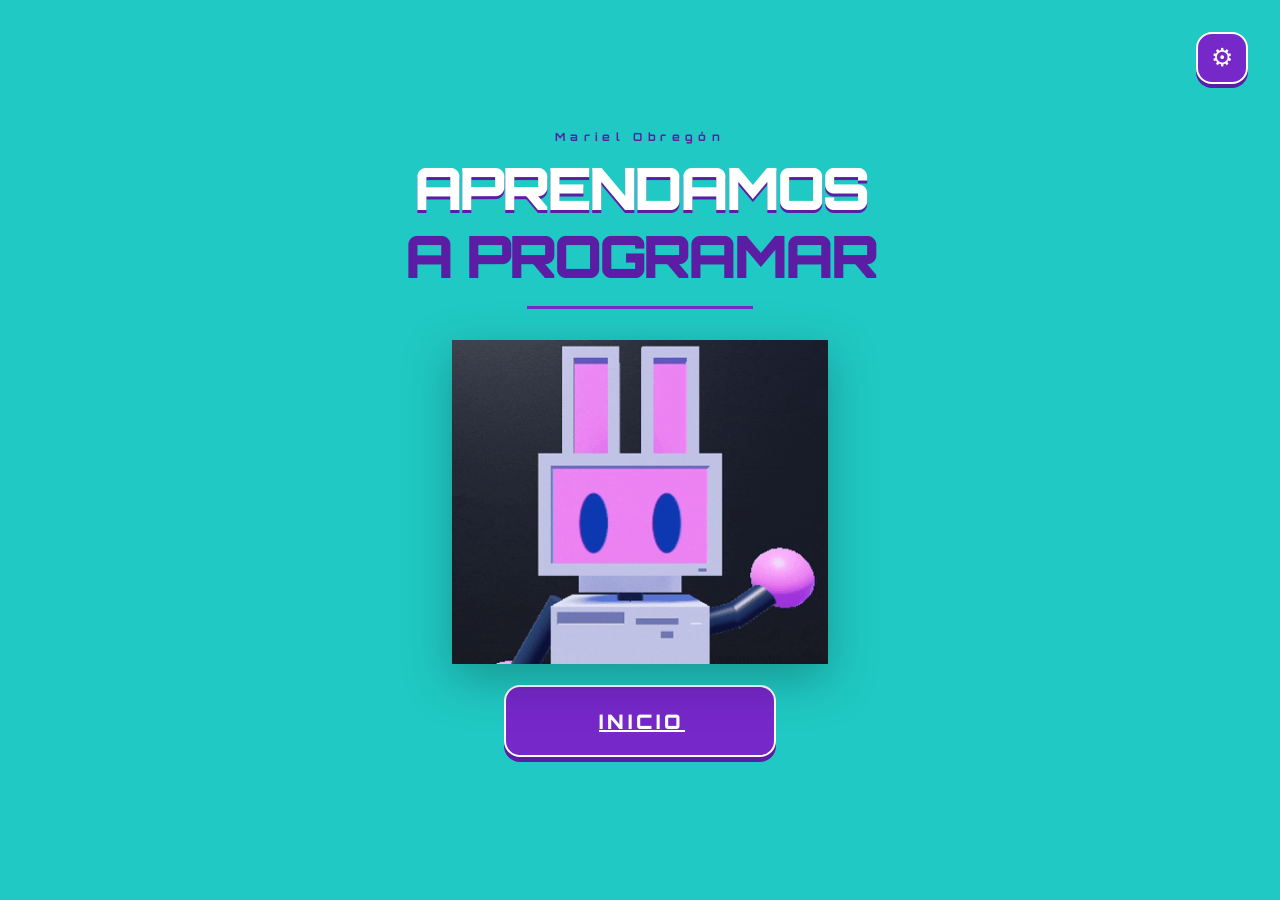
<file: index.html>
<!DOCTYPE html>
<html lang="es">

<head>
    <meta charset="UTF-8">
    <meta name="viewport" content="width=device-width, initial-scale=1">

    <meta name="theme-color" content="#090817">
    <meta name="description" content="Aprendamos a programar: videojuego educativo.">

    <title>Aprendamos a programar | Academia Robo-B</title>

    <!-- TIPOGRAFÍAS -->
    <link rel="preconnect" href="https://fonts.googleapis.com">
    <link rel="preconnect" href="https://fonts.gstatic.com" crossorigin>

    <link
        href="https://fonts.googleapis.com/css2?family=Orbitron:wght@600;700;800;900&family=Nunito:wght@600;700;800;900&display=swap"
        rel="stylesheet">

    <!-- HOJA DE ESTILOS -->
    <link rel="stylesheet" href="./css/styles.css">

</head>

<body>

    <main class="game-home" aria-label="Pantalla principal del videojuego">

        <!-- DECORACIÓN AMBIENTAL -->
        <div class="ambient ambient--left" aria-hidden="true"></div>
        <div class="ambient ambient--right" aria-hidden="true"></div>
        <div class="grid-floor" aria-hidden="true"></div>
        <div class="scanlines" aria-hidden="true"></div>


        <!-- CONFIGURACIÓN -->
        <button
            class="settings-button"
            type="button"
            aria-label="Configuración"
            aria-disabled="true"
            title="Configuración">

            <span class="settings-symbol" aria-hidden="true">⚙</span>

        </button>


        <!-- CONTENIDO PRINCIPAL -->
        <section class="home-content">

            <!-- TÍTULO -->
            <header class="game-title">

                <span class="title-kicker" aria-hidden="true">
                    Mariel Obregón
                </span>

                <h1>
                    APRENDAMOS
                    <br>
                    <span>A PROGRAMAR</span>
                </h1>

                <div class="title-underline" aria-hidden="true"></div>

            </header>


            <!-- MASCOTA ROBO-B -->
            <div class="mascot-stage">

                <div class="mascot-aura" aria-hidden="true"></div>

                <div class="mascot-ring mascot-ring--outer" aria-hidden="true"></div>

                <div class="mascot-ring mascot-ring--inner" aria-hidden="true"></div>

                <img
                    class="mascot-image"
                    src="./assets/robo-holaaa.gif"
                    alt="Robo-B">

            </div>


            <!-- BOTÓN DE INICIO -->
            <a
                href="./laboratorios.html"
                class="start-button"
                id="startButton">

                <span class="start-button__label">
                    INICIO
                </span>

            </a>

        </section>

    </main>


    <!-- JAVASCRIPT -->
    <script src="./js/main.js"></script>

</body>
</html>
</file>
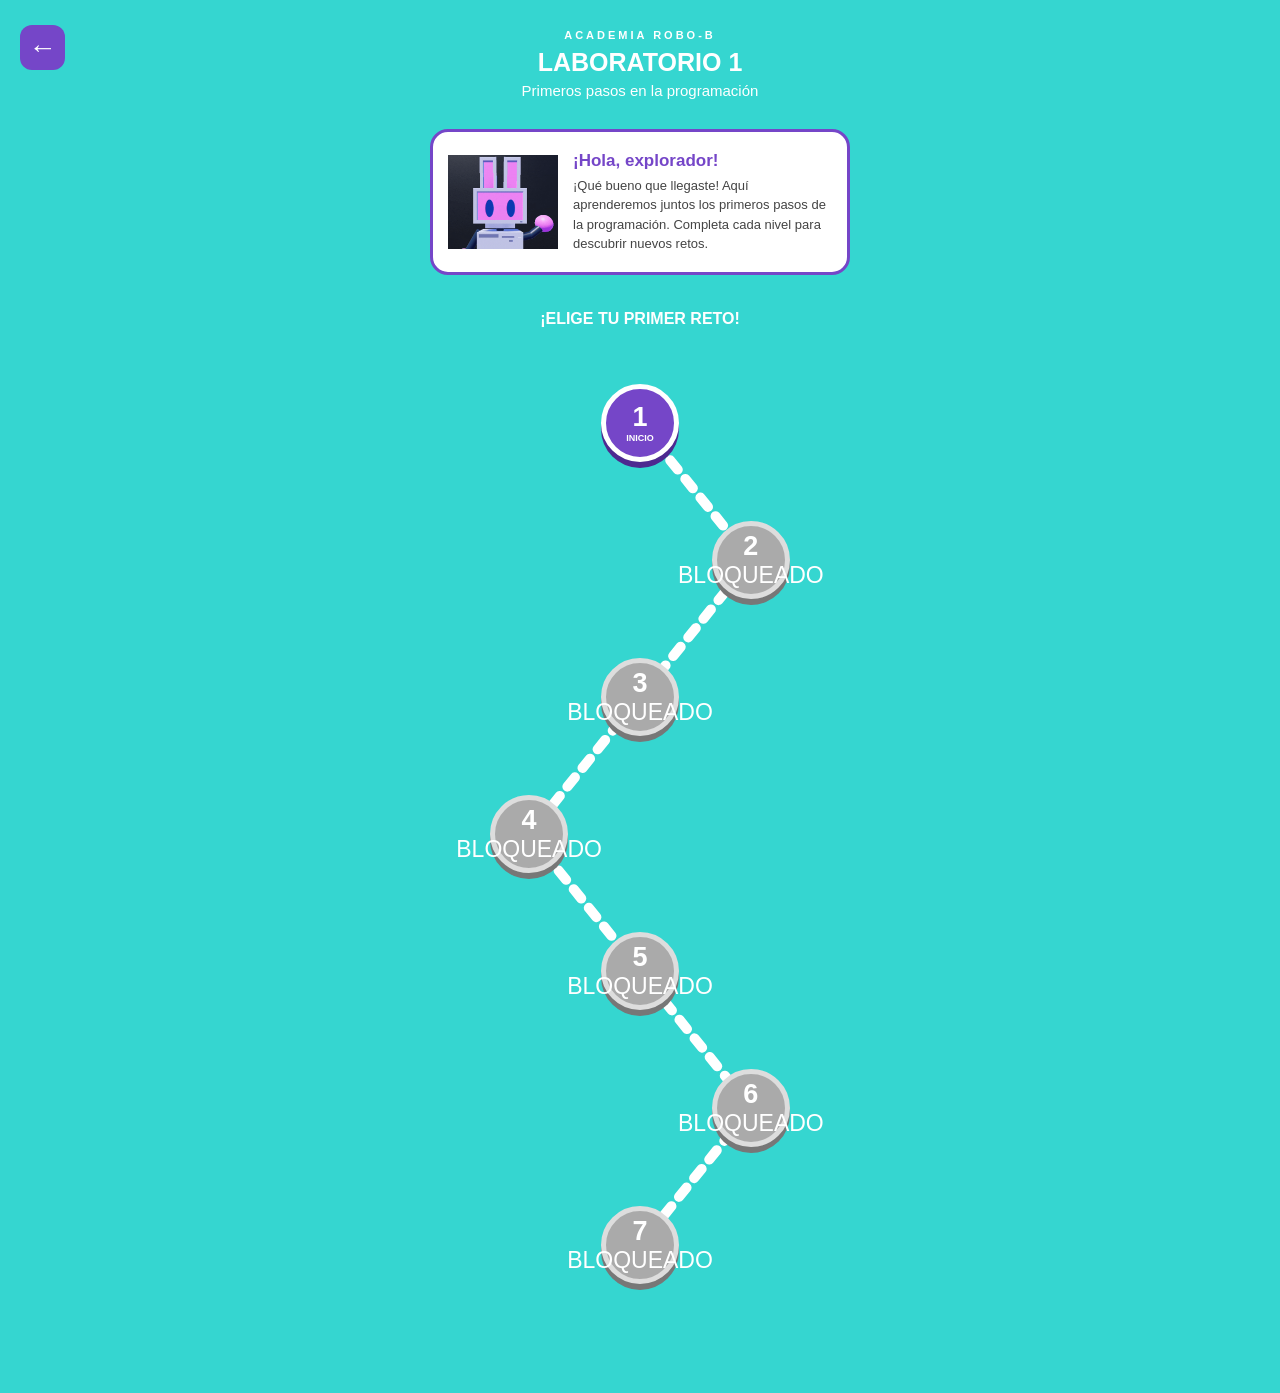
<file: laboratorio1.html>
<!DOCTYPE html>
<html lang="es">

<head>
    <meta charset="UTF-8">
    <meta name="viewport" content="width=device-width, initial-scale=1.0">

    <title>Laboratorio 1 | Academia Robo-B</title>

    <!-- HOJA DE ESTILOS -->
    <link rel="stylesheet" href="./css/styles.css">
</head>

<body>

    <main class="lab1-screen">

        <!-- ENCABEZADO -->
        <header class="lab1-header">

            <a href="./laboratorios.html"
               class="lab1-back"
               aria-label="Volver a los laboratorios">
                ←
            </a>

            <div class="lab1-heading">

                <span class="lab1-subtitle">
                    ACADEMIA ROBO-B
                </span>

                <h1>LABORATORIO 1</h1>

                <p>Primeros pasos en la programación</p>

            </div>

        </header>


        <!-- MENSAJE DE ROBO-B -->
        <section class="lab1-message">

            <div class="lab1-robot">
                <img src="./assets/robo-holaaa.gif" alt="Robo-B">
            </div>

            <div>
                <h2>¡Hola, explorador!</h2>

                <p>
                    ¡Qué bueno que llegaste!
                    Aquí aprenderemos juntos los primeros pasos
                    de la programación. Completa cada nivel
                    para descubrir nuevos retos.
                </p>
            </div>

        </section>


        <!-- MAPA DE NIVELES -->
        <h2 class="lab1-map-title">
            ¡ELIGE TU PRIMER RETO!
        </h2>


        <section class="lab1-map">

            <!-- CAMINO ENTRE LOS NIVELES -->
            <svg class="lab1-path"
                 viewBox="0 0 420 980"
                 preserveAspectRatio="none"
                 aria-hidden="true">

                <path
                    d="M 210 70
                       L 321 207
                       L 210 344
                       L 99 481
                       L 210 618
                       L 321 755
                       L 210 892"
                    fill="none"
                    stroke="white"
                    stroke-width="10"
                    stroke-linecap="round"
                    stroke-linejoin="round"
                    stroke-dasharray="12 12"
                />

            </svg>


            <!-- NIVEL 1 -->
            <a href="./laboratorio1/nivel1.html"
               class="lab1-level unlocked level-1"
               aria-label="Comenzar nivel 1">

                <span class="level-number">1</span>
                <span class="level-label">INICIO</span>

            </a>


            <!-- NIVEL 2 -->
            <div class="lab1-level locked level-2">
                <span class="level-number">2</span>
                <span class="level-lock">BLOQUEADO</span>
            </div>


            <!-- NIVEL 3 -->
            <div class="lab1-level locked level-3">
                <span class="level-number">3</span>
                <span class="level-lock">BLOQUEADO</span>
            </div>


            <!-- NIVEL 4 -->
            <div class="lab1-level locked level-4">
                <span class="level-number">4</span>
                <span class="level-lock">BLOQUEADO</span>
            </div>


            <!-- NIVEL 5 -->
            <div class="lab1-level locked level-5">
                <span class="level-number">5</span>
                <span class="level-lock">BLOQUEADO</span>
            </div>


            <!-- NIVEL 6 -->
            <div class="lab1-level locked level-6">
                <span class="level-number">6</span>
                <span class="level-lock">BLOQUEADO</span>
            </div>


            <!-- NIVEL 7 -->
            <div class="lab1-level locked level-7">
                <span class="level-number">7</span>
                <span class="level-lock">BLOQUEADO</span>
            </div>

        </section>

    </main>

</body>
</html>
</file>
<file: css/styles.css>
/* =========================================
   ACADEMIA ROBO-B
   HOJA DE ESTILOS GENERAL
========================================= */

/* =========================================
   VARIABLES Y CONFIGURACIÓN GLOBAL
========================================= */

:root {
    color-scheme: dark;

    /* Paleta principal */
    --turquoise: #20c9c3;
    --purple: #7628c9;
    --purple-hover: #913de0;
    --purple-dark: #5c1da5;
    --white: #ffffff;

    /* Paleta del selector y laboratorios */
    --turquesa: #35d6d0;
    --morado: #7546c8;
    --morado-hover: #6034b0;
    --blanco: #fff;
    --sombra: #4d2990;

    /* Tipografías */
    --font-display: "Orbitron", "Trebuchet MS", sans-serif;
    --font-ui: "Nunito", "Trebuchet MS", sans-serif;
}

* {
    box-sizing: border-box;
}

html,
body {
    width: 100%;
    min-width: 320px;
    min-height: 100%;
    margin: 0;
}

body {
    min-height: 100svh;
    overflow-x: hidden;
    overflow-y: auto;
    background: var(--turquoise);
    color: var(--white);
    font-family: var(--font-ui);
}

button {
    font: inherit;
}

/* =========================================
   PANTALLA PRINCIPAL
========================================= */

.game-home {
    position: relative;
    isolation: isolate;

    display: grid;
    min-height: 100svh;
    place-items: center;
    overflow: hidden;

    padding: clamp(1.25rem, 4vh, 3rem) 1.25rem;

    background: var(--turquoise);
}

/* Ocultar elementos decorativos */

.ambient,
.grid-floor,
.scanlines {
    display: none;
}

/* BOTÓN DE CONFIGURACIÓN */

.settings-button {
    position: absolute;
    z-index: 5;

    top: clamp(1rem, 3vw, 2rem);
    right: clamp(1rem, 3vw, 2rem);

    display: grid;
    width: 3.25rem;
    aspect-ratio: 1;
    place-items: center;

    border: 2px solid var(--white);
    border-radius: 1rem;

    color: var(--white);
    background: var(--purple);

    box-shadow: 0 4px 0 var(--purple-dark);

    cursor: default;
}

.settings-symbol {
    font-size: 1.55rem;
    line-height: 1;
}

/* CONTENIDO PRINCIPAL */

.home-content {
    position: relative;
    z-index: 2;

    display: flex;
    width: min(100%, 48rem);

    flex-direction: column;
    align-items: center;
    justify-content: center;

    text-align: center;
    transform: translateY(-1vh);
}

/* TÍTULO */

.game-title {
    position: relative;
    z-index: 2;
}

.title-kicker {
    display: inline-block;
    margin-bottom: .65rem;

    color: var(--purple-dark);

    font-family: var(--font-display);
    font-size: clamp(.55rem, 1.1vw, .7rem);
    font-weight: 700;
    letter-spacing: .48em;
}

.game-title h1 {
    margin: 0;

    color: var(--white);

    font-family: var(--font-display);
    font-size: clamp(1.65rem, 5.3vw, 3.65rem);
    font-weight: 900;
    line-height: 1.16;
    letter-spacing: -.055em;

    text-shadow: 0 3px 0 var(--purple-dark);
}

.game-title h1 span {
    color: var(--purple-dark);
    text-shadow: none;
}

/* LÍNEA DECORATIVA */

.title-underline {
    width: 48%;
    height: 3px;
    margin: 1rem auto 0;

    background: var(--purple);
    box-shadow: none;
}

/* MASCOTA */

.mascot-stage {
    position: relative;

    display: grid;
    width: clamp(15rem, 37vw, 25rem);
    aspect-ratio: 1 / .9;
    place-items: center;

    margin: clamp(.3rem, 1.5vh, 1.2rem) 0 .2rem;
}

.mascot-aura {
    position: absolute;

    width: 72%;
    height: 72%;

    border-radius: 50%;
    background: rgba(118, 40, 201, .22);

    filter: blur(18px);
}

.mascot-ring {
    position: absolute;

    width: 77%;
    aspect-ratio: 1;

    border: 2px solid var(--purple);
    border-radius: 50%;

    transform: rotateX(67deg) rotateZ(-14deg);
    box-shadow: none;
}

.mascot-ring--inner {
    width: 62%;

    border-color: var(--white);

    transform: rotateX(67deg) rotateZ(22deg);
    box-shadow: none;
}

.mascot-image {
    position: relative;
    z-index: 1;

    display: block;
    width: 94%;
    height: 100%;

    object-fit: contain;

    filter: drop-shadow(0 15px 24px rgba(0, 0, 0, .25));

    animation: mascot-float 4.8s ease-in-out infinite;
}

/* BOTÓN PRINCIPAL */

.start-button {
    position: relative;
    isolation: isolate;

    display: grid;
    width: clamp(12rem, 27vw, 17rem);
    min-height: clamp(3.8rem, 8vh, 4.6rem);
    place-items: center;
    overflow: hidden;

    border: 2px solid var(--white);
    border-radius: 1rem;

    color: var(--white);
    background: var(--purple);

    box-shadow: 0 5px 0 var(--purple-dark);

    cursor: pointer;

    transition:
        background-color .2s ease,
        box-shadow .2s ease;
}

.start-button__label {
    position: relative;
    z-index: 2;

    padding-left: .2em;

    font-family: var(--font-display);
    font-size: clamp(1rem, 2vw, 1.25rem);
    font-weight: 900;
    letter-spacing: .2em;
}

.start-button__shine {
    display: none;
}

.start-button:hover {
    background: var(--purple-hover);

    box-shadow:
        0 5px 0 var(--purple-dark),
        0 0 18px rgba(118, 40, 201, .4);
}

.start-button:active {
    background: var(--purple-dark);
}

.start-button:focus-visible,
.settings-button:focus-visible {
    outline: 3px solid var(--white);
    outline-offset: 5px;
}

/* ANIMACIÓN DE LA MASCOTA */

@keyframes mascot-float {
    0%, 100% {
        transform: translateY(0);
    }

    50% {
        transform: translateY(-9px);
    }
}

/* =========================================
   SELECTOR DE LECCIONES ANTERIOR
========================================= */

.selector-screen {
    position: relative;
    min-height: 100vh;
    padding: 40px;
}

/* BOTÓN REGRESAR */

.back-button {
    position: absolute;
    top: 25px;
    left: 25px;
    width: 45px;
    height: 45px;

    display: flex;
    align-items: center;
    justify-content: center;

    background-color: var(--morado);
    color: var(--blanco);
    border-radius: 12px;

    text-decoration: none;
    font-size: 28px;
}

/* CONTROLES LATERALES */

.game-controls {
    position: absolute;
    top: 25px;
    right: 25px;

    display: flex;
    flex-direction: column;
    gap: 12px;
}

.mascot-profile,
.side-control {
    width: 55px;
    height: 55px;

    border: none;
    border-radius: 15px;
    background-color: var(--morado);

    cursor: pointer;
}

.mascot-profile img {
    width: 100%;
    height: 100%;
    object-fit: contain;
}

.side-control {
    color: var(--blanco);
    font-size: 25px;
}

/* TÍTULO */

.selector-title {
    margin: 75px 0 35px;

    text-align: center;
    font-family: var(--font-display);
    color: var(--blanco);
    font-size: 30px;
}

/* CUADRÍCULA DE LECCIONES */

.lesson-grid {
    display: grid;
    grid-template-columns: repeat(2, 1fr);
    gap: 30px;

    max-width: 850px;
    margin: 0 auto;
}

.lesson-option {
    display: flex;
    flex-direction: column;
    align-items: center;
    gap: 12px;
}

.lesson-option h2 {
    color: var(--blanco);
    font-family: var(--font-display);
    font-size: 18px;
}

/* CAJAS DE LECCIONES */

.lesson-card {
    width: 90%;
    height: 175px;
    padding: 0;

    display: block;

    background-color: var(--blanco);
    border: 5px solid var(--morado);
    border-radius: 16px;
    overflow: hidden;

    box-shadow: 0 6px 0 var(--sombra);

    cursor: pointer;
    transition: border-color 0.2s ease;
}

.lesson-card img {
    width: 100%;
    height: 100%;
    object-fit: cover;
}

.lesson-card:hover {
    border-color: var(--morado-hover);
}

/* =========================================
   MAPA DE NIVELES - LABORATORIO 1
========================================= */

/* PANTALLA */

.lab1-screen {
    min-height: 100vh;
    padding: 25px 20px 60px;
    background-color: var(--turquesa);
}

/* ENCABEZADO */

.lab1-header {
    position: relative;

    display: flex;
    align-items: center;
    justify-content: center;

    margin-bottom: 25px;
}

.lab1-back {
    position: absolute;
    left: 0;
    top: 0;

    width: 45px;
    height: 45px;

    display: flex;
    align-items: center;
    justify-content: center;

    background: var(--morado);
    color: white;

    border-radius: 12px;
    text-decoration: none;
    font-size: 28px;
}

.lab1-heading {
    text-align: center;
    color: white;
}

.lab1-subtitle {
    font-size: 11px;
    letter-spacing: 3px;
    font-weight: bold;
}

.lab1-heading h1 {
    margin: 5px 0;

    font-family: var(--font-display);
    font-size: 25px;
}

.lab1-heading p {
    margin: 5px 0;
    font-size: 15px;
}

/* MENSAJE DE ROBO-B */

.lab1-message {
    display: flex;
    align-items: center;
    gap: 15px;

    max-width: 420px;
    margin: 25px auto 35px;
    padding: 15px;

    background: white;
    border: 3px solid var(--morado);
    border-radius: 18px;
}

.lab1-robot {
    font-size: 42px;
}

.lab1-message h2 {
    margin: 0 0 5px;
    color: var(--morado);
    font-size: 17px;
}

.lab1-message p {
    margin: 0;
    color: #444;
    font-size: 13px;
    line-height: 1.5;
}

/* ÁREA DEL MAPA */

.lab1-map-title {
    text-align: center;
    color: white;

    font-family: var(--font-display);
    font-size: 16px;

    margin-bottom: 25px;
}

.lab1-map {
    position: relative;

    width: 100%;
    max-width: 420px;
    height: 980px;

    margin: 0 auto;
}

/* CAMINO ENTRE NIVELES */

.lab1-path {
    position: absolute;
    inset: 0;

    width: 100%;
    height: 100%;

    overflow: visible;
}

/* NODOS DE NIVELES */

.lab1-level {
    position: absolute;

    width: 78px;
    height: 78px;

    transform: translate(-50%, -50%);

    display: flex;
    flex-direction: column;
    align-items: center;
    justify-content: center;

    background: var(--morado);
    color: white;

    border: 5px solid white;
    border-radius: 50%;

    box-shadow: 0 6px 0 var(--sombra);

    text-decoration: none;
    transition: border-color 0.2s ease;

    z-index: 2;
}

.lab1-level:hover {
    border-color: #ffe66d;
}

.level-number {
    font-family: var(--font-display);
    font-size: 27px;
    font-weight: bold;
}

.level-label {
    font-size: 9px;
    font-weight: bold;
}

.level-lock {
    font-size: 23px;
}

/* POSICIONES DE LOS NIVELES */

.level-1 {
    left: 50%;
    top: 7.14%;
}

.level-2 {
    left: 76.4%;
    top: 21.12%;
}

.level-3 {
    left: 50%;
    top: 35.1%;
}

.level-4 {
    left: 23.6%;
    top: 49.08%;
}

.level-5 {
    left: 50%;
    top: 63.06%;
}

.level-6 {
    left: 76.4%;
    top: 77.04%;
}

.level-7 {
    left: 50%;
    top: 91.02%;
}

/* ESTADOS DE LOS NIVELES */

.lab1-level.locked {
    background: #aaa;
    border-color: #ddd;
    box-shadow: 0 6px 0 #777;
    cursor: not-allowed;
}

.lab1-level.locked:hover {
    border-color: #ddd;
}

.lab1-level.unlocked {
    background: var(--morado);
    cursor: pointer;
}

.lab1-level.completed {
    background: #25a96b;
    box-shadow: 0 6px 0 #147347;
}

/* =========================================
   TABLET
========================================= */

@media (max-width: 900px) {

    .lesson-grid {
        gap: 20px;
    }

    .lesson-card {
        height: 160px;
    }

}

/* =========================================
   DISPOSITIVOS MÓVILES
========================================= */

@media (max-width: 600px) {

    /* SELECTOR ANTERIOR */

    .selector-screen {
        padding: 20px;
    }

    .selector-title {
        margin-top: 90px;
        font-size: 22px;
    }

    .lesson-grid {
        grid-template-columns: 1fr;
        gap: 20px;
    }

    .lesson-option h2 {
        font-size: 16px;
    }

    .lesson-card {
        width: 85%;
        height: 145px;
    }

    .game-controls {
        top: 20px;
        right: 20px;
    }

    .mascot-profile,
    .side-control {
        width: 45px;
        height: 45px;
    }

    /* MAPA DEL LABORATORIO 1 */

    .lab1-screen {
        padding: 20px 15px 40px;
    }

    .lab1-heading h1 {
        font-size: 19px;
    }

    .lab1-heading p {
        font-size: 12px;
    }

    .lab1-subtitle {
        font-size: 9px;
    }

    .lab1-back {
        width: 38px;
        height: 38px;
        font-size: 23px;
    }

    .lab1-message {
        margin: 20px auto 30px;
        padding: 12px;
    }

    .lab1-robot {
        font-size: 34px;
    }

    .lab1-message h2 {
        font-size: 15px;
    }

    .lab1-message p {
        font-size: 12px;
    }

    .lab1-map-title {
        font-size: 13px;
    }

    .lab1-map {
        height: 900px;
        max-width: 360px;
    }

    .lab1-level {
        width: 65px;
        height: 65px;
        border-width: 4px;
    }

    .level-number {
        font-size: 23px;
    }

    .level-label {
        font-size: 8px;
    }

    .level-lock {
        font-size: 19px;
    }

}

/* =========================================
   PANTALLAS DE POCA ALTURA
========================================= */

@media (max-height: 650px) and (min-width: 600px) {

    .home-content {
        transform: scale(.82);
    }

    .mascot-stage {
        margin-top: 0;
        margin-bottom: 0;
    }

}

/* =========================================
   PANTALLA PRINCIPAL EN MÓVILES
========================================= */

@media (max-width: 520px) {

    .game-home {
        padding-inline: 1rem;
    }

    .home-content {
        transform: translateY(0);
    }

    .game-title h1 {
        font-size: clamp(1.55rem, 8vw, 2.35rem);
    }

    .mascot-stage {
        width: min(76vw, 20rem);
        margin-block: .8rem .45rem;
    }

    .start-button {
        width: min(72vw, 17rem);
        min-height: 3.9rem;
    }

    .settings-button {
        width: 2.8rem;
        border-radius: .85rem;
    }

}

/* =========================================
   MOVIMIENTO REDUCIDO
========================================= */

@media (prefers-reduced-motion: reduce) {

    *,
    *::before,
    *::after {
        animation-duration: .01ms !important;
        transition-duration: .01ms !important;
    }

}

.lab1-robot img {
    width: 110px;
    height: 110px;
    object-fit: contain;
    display: block;
}
</file>
